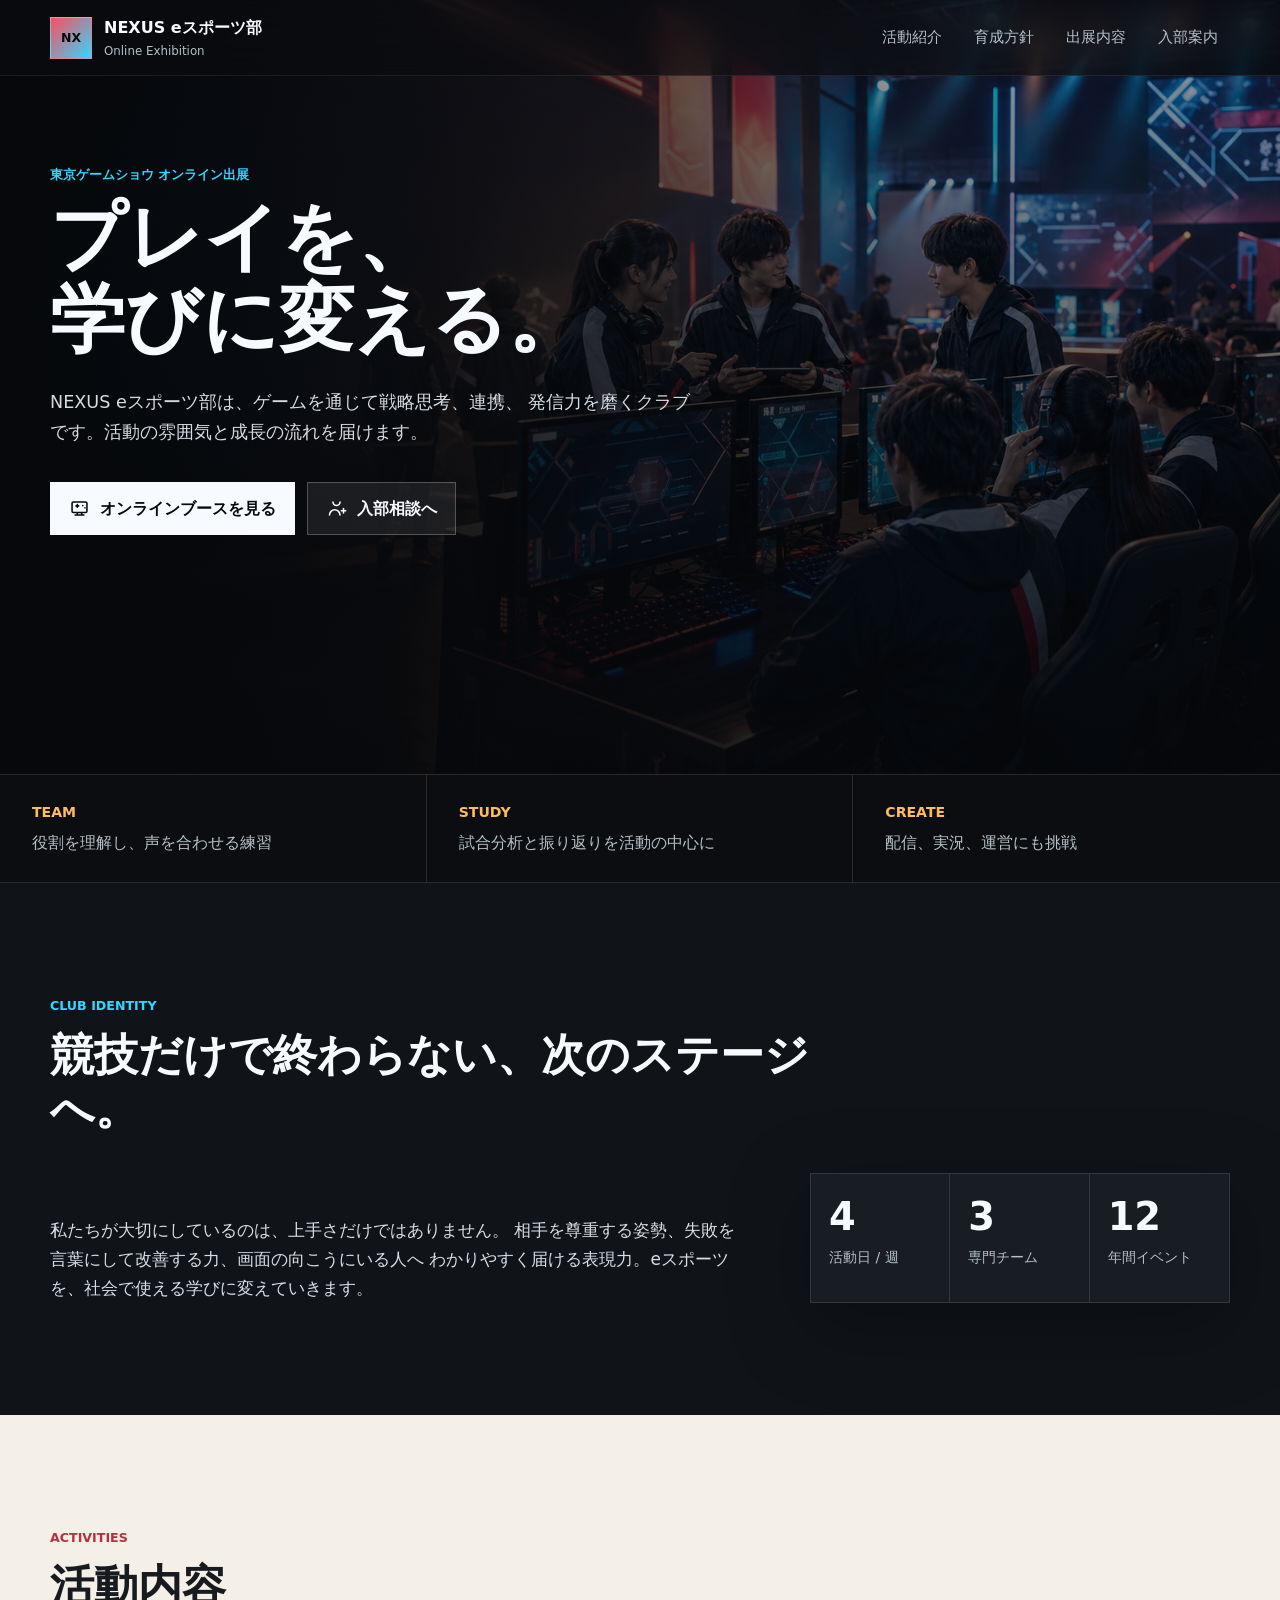
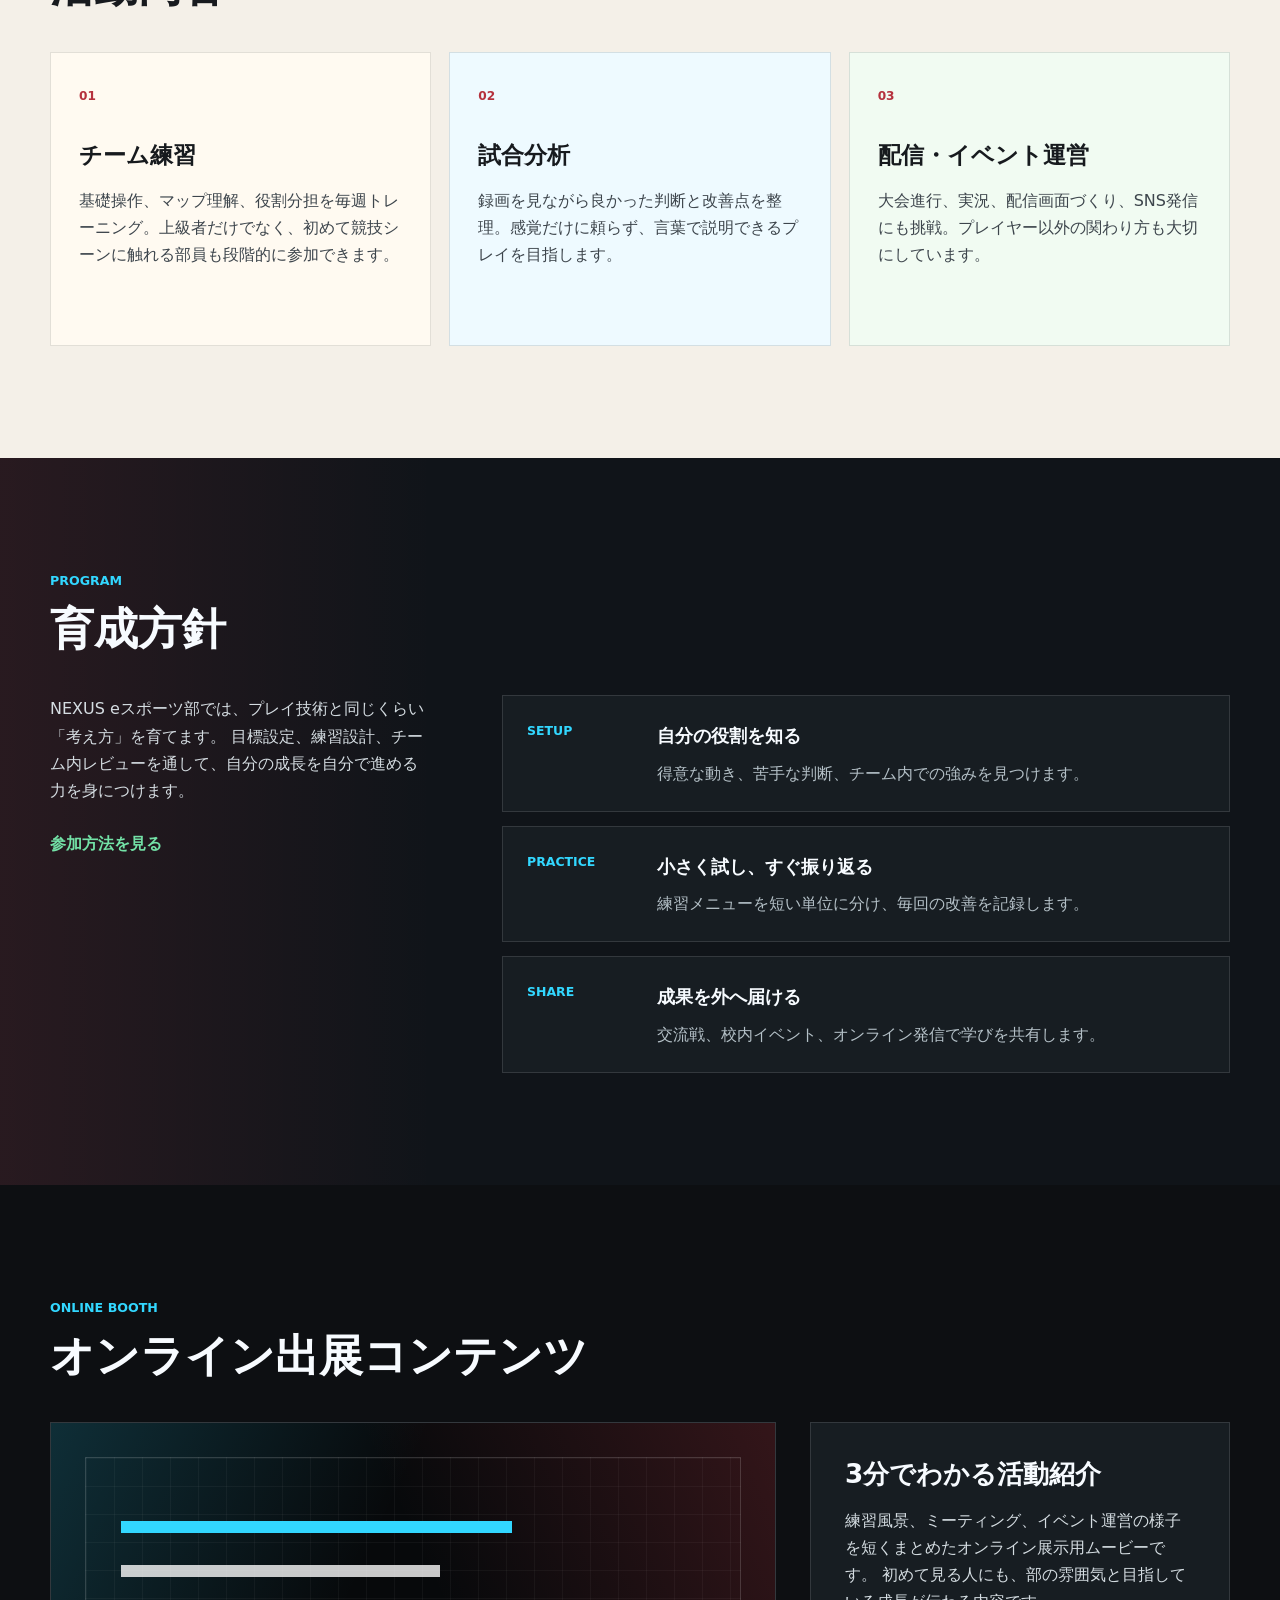
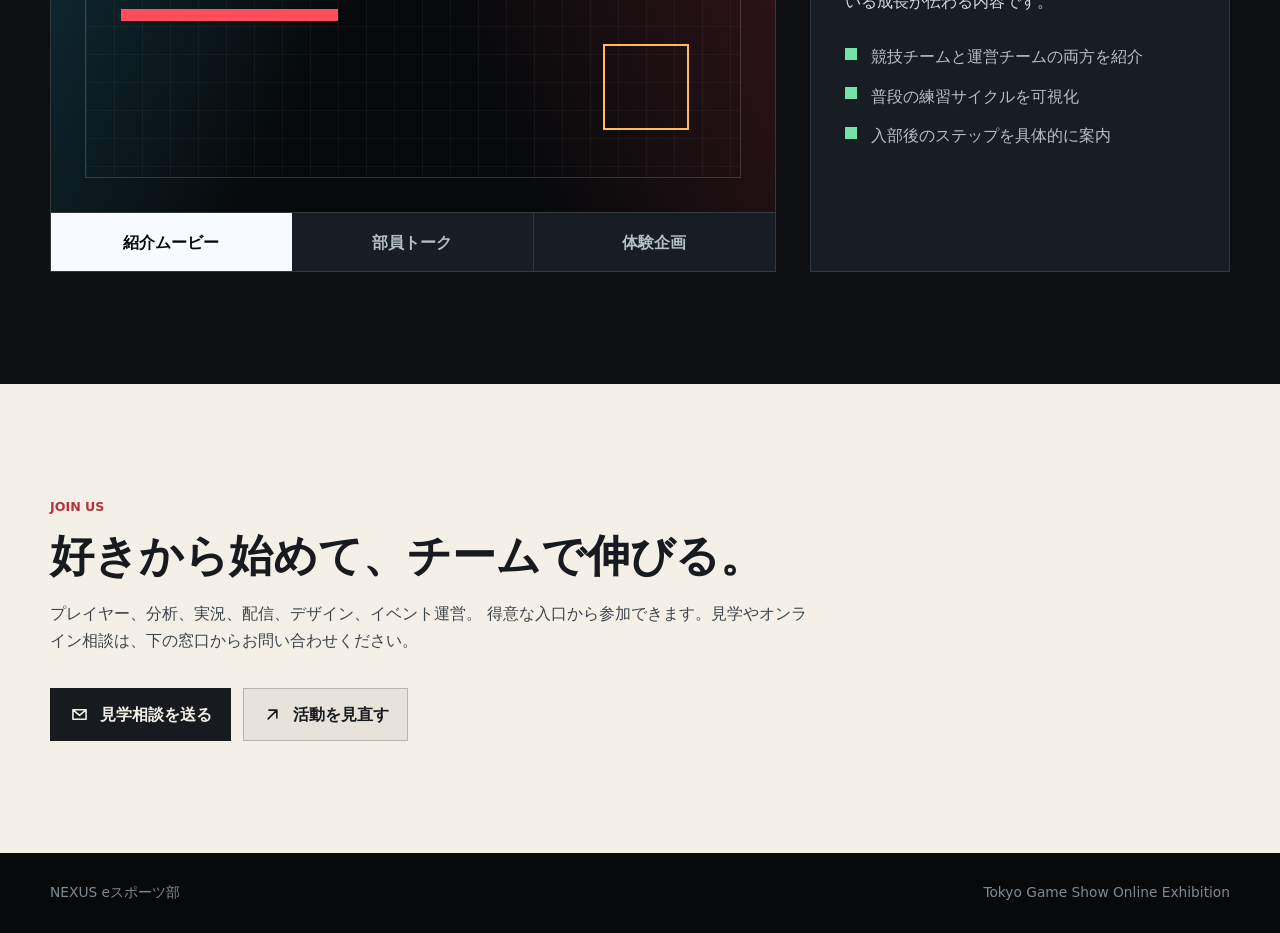
<file: index.html>
<!doctype html>
<html lang="ja">
  <head>
    <meta charset="utf-8">
    <meta name="viewport" content="width=device-width, initial-scale=1">
    <meta name="description" content="東京ゲームショウ オンライン出展向けのNEXUS eスポーツ部紹介ページです。活動内容、育成方針、出展コンテンツ、入部案内を掲載しています。">
    <title>NEXUS eスポーツ部 | 東京ゲームショウ オンライン出展</title>
    <link rel="stylesheet" href="./styles.css">
  </head>
  <body>
    <header class="site-header" data-header>
      <a class="brand" href="#top" aria-label="NEXUS eスポーツ部 トップへ">
        <span class="brand-mark" aria-hidden="true">NX</span>
        <span>
          <span class="brand-name">NEXUS eスポーツ部</span>
          <span class="brand-sub">Online Exhibition</span>
        </span>
      </a>
      <button class="menu-button" type="button" aria-label="メニューを開く" aria-expanded="false" data-menu-button>
        <span></span>
        <span></span>
        <span></span>
      </button>
      <nav class="site-nav" data-nav aria-label="主要メニュー">
        <a href="#activities">活動紹介</a>
        <a href="#program">育成方針</a>
        <a href="#exhibit">出展内容</a>
        <a href="#join">入部案内</a>
      </nav>
    </header>

    <main id="top">
      <section class="hero" aria-labelledby="hero-title">
        <img class="hero-image" src="./esports-hero.png" alt="eスポーツ部員が練習スペースで作戦を確認している様子">
        <div class="hero-shade" aria-hidden="true"></div>
        <div class="hero-content">
          <p class="eyebrow">東京ゲームショウ オンライン出展</p>
          <h1 id="hero-title">
            <span>プレイを、</span>
            <span>学びに変える。</span>
          </h1>
          <p class="hero-copy">
            NEXUS eスポーツ部は、ゲームを通じて戦略思考、連携、
            発信力を磨くクラブです。活動の雰囲気と成長の流れを届けます。
          </p>
          <div class="hero-actions" aria-label="ページ内リンク">
            <a class="button primary" href="#exhibit">
              <span class="button-icon" aria-hidden="true">
                <svg viewBox="0 0 24 24" role="img"><path d="M5 4.5h14a1.5 1.5 0 0 1 1.5 1.5v9A1.5 1.5 0 0 1 19 16.5H5A1.5 1.5 0 0 1 3.5 15V6A1.5 1.5 0 0 1 5 4.5Zm2 15h10M9.5 16.5v3m5-3v3M8 9h3m-1.5-1.5v3m6.25-1.75h.01m2.49 2.5h.01" fill="none" stroke="currentColor" stroke-linecap="round" stroke-linejoin="round" stroke-width="1.8"/></svg>
              </span>
              オンラインブースを見る
            </a>
            <a class="button secondary" href="#join">
              <span class="button-icon" aria-hidden="true">
                <svg viewBox="0 0 24 24" role="img"><path d="M16 4.5a4 4 0 1 1-8 0m8 15a6 6 0 0 0-12 0m16-2.5v-5m-2.5 2.5h5" fill="none" stroke="currentColor" stroke-linecap="round" stroke-linejoin="round" stroke-width="1.8"/></svg>
              </span>
              入部相談へ
            </a>
          </div>
        </div>
      </section>

      <section class="signal-strip" aria-label="部活動の特徴">
        <div>
          <strong>Team</strong>
          <span>役割を理解し、声を合わせる練習</span>
        </div>
        <div>
          <strong>Study</strong>
          <span>試合分析と振り返りを活動の中心に</span>
        </div>
        <div>
          <strong>Create</strong>
          <span>配信、実況、運営にも挑戦</span>
        </div>
      </section>

      <section class="section intro-section" aria-labelledby="intro-title">
        <div class="section-heading">
          <p class="eyebrow">Club Identity</p>
          <h2 id="intro-title">競技だけで終わらない、次のステージへ。</h2>
        </div>
        <div class="intro-grid">
          <p>
            私たちが大切にしているのは、上手さだけではありません。
            相手を尊重する姿勢、失敗を言葉にして改善する力、画面の向こうにいる人へ
            わかりやすく届ける表現力。eスポーツを、社会で使える学びに変えていきます。
          </p>
          <dl class="stat-list" aria-label="活動データ">
            <div>
              <dt data-count="4">0</dt>
              <dd>活動日 / 週</dd>
            </div>
            <div>
              <dt data-count="3">0</dt>
              <dd>専門チーム</dd>
            </div>
            <div>
              <dt data-count="12">0</dt>
              <dd>年間イベント</dd>
            </div>
          </dl>
        </div>
      </section>

      <section class="section band-section" id="activities" aria-labelledby="activities-title">
        <div class="section-heading">
          <p class="eyebrow">Activities</p>
          <h2 id="activities-title">活動内容</h2>
        </div>
        <div class="activity-grid">
          <article class="activity-card reveal">
            <span class="card-number">01</span>
            <h3>チーム練習</h3>
            <p>基礎操作、マップ理解、役割分担を毎週トレーニング。上級者だけでなく、初めて競技シーンに触れる部員も段階的に参加できます。</p>
          </article>
          <article class="activity-card reveal">
            <span class="card-number">02</span>
            <h3>試合分析</h3>
            <p>録画を見ながら良かった判断と改善点を整理。感覚だけに頼らず、言葉で説明できるプレイを目指します。</p>
          </article>
          <article class="activity-card reveal">
            <span class="card-number">03</span>
            <h3>配信・イベント運営</h3>
            <p>大会進行、実況、配信画面づくり、SNS発信にも挑戦。プレイヤー以外の関わり方も大切にしています。</p>
          </article>
        </div>
      </section>

      <section class="section split-section" id="program" aria-labelledby="program-title">
        <div class="section-heading">
          <p class="eyebrow">Program</p>
          <h2 id="program-title">育成方針</h2>
        </div>
        <div class="program-layout">
          <div class="program-copy">
            <p>
              NEXUS eスポーツ部では、プレイ技術と同じくらい「考え方」を育てます。
              目標設定、練習設計、チーム内レビューを通して、自分の成長を自分で進める力を身につけます。
            </p>
            <a class="text-link" href="#join">参加方法を見る</a>
          </div>
          <ol class="timeline">
            <li class="reveal">
              <span>Setup</span>
              <strong>自分の役割を知る</strong>
              <p>得意な動き、苦手な判断、チーム内での強みを見つけます。</p>
            </li>
            <li class="reveal">
              <span>Practice</span>
              <strong>小さく試し、すぐ振り返る</strong>
              <p>練習メニューを短い単位に分け、毎回の改善を記録します。</p>
            </li>
            <li class="reveal">
              <span>Share</span>
              <strong>成果を外へ届ける</strong>
              <p>交流戦、校内イベント、オンライン発信で学びを共有します。</p>
            </li>
          </ol>
        </div>
      </section>

      <section class="section exhibit-section" id="exhibit" aria-labelledby="exhibit-title">
        <div class="section-heading">
          <p class="eyebrow">Online Booth</p>
          <h2 id="exhibit-title">オンライン出展コンテンツ</h2>
        </div>
        <div class="booth-layout">
          <div class="booth-panel">
            <div class="booth-screen" aria-hidden="true">
              <span class="screen-line wide"></span>
              <span class="screen-line"></span>
              <span class="screen-line short"></span>
              <span class="screen-cursor"></span>
            </div>
            <div class="booth-controls" role="list" aria-label="出展コンテンツ一覧">
              <button class="booth-tab is-active" type="button" data-tab="movie" role="listitem">紹介ムービー</button>
              <button class="booth-tab" type="button" data-tab="talk" role="listitem">部員トーク</button>
              <button class="booth-tab" type="button" data-tab="trial" role="listitem">体験企画</button>
            </div>
          </div>
          <div class="booth-detail" aria-live="polite">
            <h3 data-tab-title>3分でわかる活動紹介</h3>
            <p data-tab-text>
              練習風景、ミーティング、イベント運営の様子を短くまとめたオンライン展示用ムービーです。
              初めて見る人にも、部の雰囲気と目指している成長が伝わる内容です。
            </p>
            <ul class="check-list">
              <li>競技チームと運営チームの両方を紹介</li>
              <li>普段の練習サイクルを可視化</li>
              <li>入部後のステップを具体的に案内</li>
            </ul>
          </div>
        </div>
      </section>

      <section class="section join-section" id="join" aria-labelledby="join-title">
        <div class="join-content">
          <p class="eyebrow">Join Us</p>
          <h2 id="join-title">好きから始めて、チームで伸びる。</h2>
          <p>
            プレイヤー、分析、実況、配信、デザイン、イベント運営。
            得意な入口から参加できます。見学やオンライン相談は、下の窓口からお問い合わせください。
          </p>
          <div class="join-actions">
            <a class="button primary light" href="mailto:esports-club@example.jp?subject=NEXUS%20e%E3%82%B9%E3%83%9D%E3%83%BC%E3%83%84%E9%83%A8%E3%81%AE%E8%A6%8B%E5%AD%A6%E7%9B%B8%E8%AB%87">
              <span class="button-icon" aria-hidden="true">
                <svg viewBox="0 0 24 24" role="img"><path d="M4.5 6.5h15v11h-15zM5 7l7 6 7-6" fill="none" stroke="currentColor" stroke-linecap="round" stroke-linejoin="round" stroke-width="1.8"/></svg>
              </span>
              見学相談を送る
            </a>
            <a class="button secondary light" href="#activities">
              <span class="button-icon" aria-hidden="true">
                <svg viewBox="0 0 24 24" role="img"><path d="M7 17 17 7M8 7h9v9" fill="none" stroke="currentColor" stroke-linecap="round" stroke-linejoin="round" stroke-width="1.8"/></svg>
              </span>
              活動を見直す
            </a>
          </div>
        </div>
      </section>
    </main>

    <footer class="site-footer">
      <p>NEXUS eスポーツ部</p>
      <p>Tokyo Game Show Online Exhibition</p>
    </footer>

    <script src="./script.js"></script>
  </body>
</html>
</file>
<file: styles.css>
:root {
  color-scheme: dark;
  --ink: #f7fbff;
  --muted: #b4c0c7;
  --dim: #7e8b94;
  --surface: #101419;
  --surface-2: #171d22;
  --surface-3: #20272d;
  --line: rgba(255, 255, 255, 0.12);
  --cyan: #32d7ff;
  --red: #ff4d5b;
  --amber: #ffbc5e;
  --green: #73e2a7;
  --paper: #f4f0e8;
  --text-dark: #171a1e;
  --shadow: 0 22px 80px rgba(0, 0, 0, 0.34);
}

* {
  box-sizing: border-box;
}

html {
  scroll-behavior: smooth;
}

body {
  margin: 0;
  background: var(--surface);
  color: var(--ink);
  font-family: "Hiragino Sans", "Yu Gothic", "YuGothic", "Noto Sans JP", system-ui, sans-serif;
  line-height: 1.7;
}

body.is-locked {
  overflow: hidden;
}

a {
  color: inherit;
}

img,
svg {
  display: block;
}

.site-header {
  position: fixed;
  top: 0;
  left: 0;
  right: 0;
  z-index: 20;
  display: flex;
  align-items: center;
  justify-content: space-between;
  min-height: 76px;
  padding: 14px max(24px, calc((100vw - 1180px) / 2));
  background: rgba(11, 13, 16, 0.68);
  border-bottom: 1px solid rgba(255, 255, 255, 0.08);
  backdrop-filter: blur(18px);
  transition: background 180ms ease, min-height 180ms ease;
}

.site-header.is-scrolled {
  min-height: 64px;
  background: rgba(11, 13, 16, 0.9);
}

.brand {
  display: inline-flex;
  align-items: center;
  gap: 12px;
  text-decoration: none;
}

.brand-mark {
  display: grid;
  width: 42px;
  height: 42px;
  place-items: center;
  border: 1px solid rgba(255, 255, 255, 0.2);
  background: linear-gradient(135deg, var(--red), var(--cyan));
  color: #07090b;
  font-size: 0.78rem;
  font-weight: 900;
}

.brand-name,
.brand-sub {
  display: block;
}

.brand-name {
  font-weight: 800;
}

.brand-sub {
  color: var(--muted);
  font-size: 0.74rem;
}

.site-nav {
  display: flex;
  align-items: center;
  gap: 8px;
}

.site-nav a {
  min-height: 40px;
  padding: 8px 12px;
  color: var(--muted);
  font-size: 0.91rem;
  text-decoration: none;
  transition: color 160ms ease, background 160ms ease;
}

.site-nav a:hover,
.site-nav a:focus-visible {
  background: rgba(255, 255, 255, 0.08);
  color: var(--ink);
  outline: none;
}

.menu-button {
  display: none;
  width: 44px;
  height: 44px;
  padding: 0;
  place-items: center;
  border: 1px solid var(--line);
  background: rgba(255, 255, 255, 0.06);
  color: var(--ink);
}

.menu-button span {
  display: block;
  width: 18px;
  height: 2px;
  background: currentColor;
}

.hero {
  position: relative;
  min-height: 86svh;
  overflow: hidden;
  isolation: isolate;
}

.hero-image {
  position: absolute;
  inset: 0;
  z-index: -3;
  width: 100%;
  height: 100%;
  object-fit: cover;
  object-position: center;
}

.hero-shade {
  position: absolute;
  inset: 0;
  z-index: -2;
  background:
    linear-gradient(90deg, rgba(6, 8, 11, 0.98) 0%, rgba(6, 8, 11, 0.78) 34%, rgba(6, 8, 11, 0.2) 72%),
    linear-gradient(180deg, rgba(6, 8, 11, 0.2), rgba(6, 8, 11, 0.86));
}

.hero-content {
  width: min(1180px, calc(100% - 48px));
  margin: 0 auto;
  padding-top: 164px;
  padding-bottom: 94px;
}

.eyebrow {
  margin: 0 0 12px;
  color: var(--cyan);
  font-size: 0.79rem;
  font-weight: 800;
  text-transform: uppercase;
}

.hero h1 {
  max-width: 780px;
  margin: 0;
  font-size: 4.7rem;
  line-height: 1.08;
}

.hero h1 span {
  display: block;
  white-space: nowrap;
}

.hero-copy {
  max-width: 650px;
  margin: 28px 0 0;
  color: #d5dde2;
  font-size: 1.1rem;
  overflow-wrap: anywhere;
}

.hero-actions,
.join-actions {
  display: flex;
  flex-wrap: wrap;
  gap: 12px;
  margin-top: 34px;
}

.button {
  display: inline-flex;
  align-items: center;
  justify-content: center;
  min-height: 48px;
  gap: 10px;
  padding: 12px 18px;
  border: 1px solid transparent;
  font-weight: 800;
  text-decoration: none;
  transition: transform 160ms ease, border-color 160ms ease, background 160ms ease;
}

.button:hover,
.button:focus-visible {
  transform: translateY(-2px);
  outline: none;
}

.button.primary {
  background: var(--ink);
  color: #07090b;
}

.button.secondary {
  border-color: rgba(255, 255, 255, 0.24);
  background: rgba(255, 255, 255, 0.08);
  color: var(--ink);
}

.button.light.primary {
  background: var(--text-dark);
  color: var(--paper);
}

.button.light.secondary {
  border-color: rgba(23, 26, 30, 0.22);
  background: rgba(23, 26, 30, 0.06);
  color: var(--text-dark);
}

.button-icon {
  display: inline-grid;
  width: 21px;
  height: 21px;
  place-items: center;
}

.button-icon svg {
  width: 21px;
  height: 21px;
}

.signal-strip {
  display: grid;
  grid-template-columns: repeat(3, 1fr);
  border-top: 1px solid var(--line);
  border-bottom: 1px solid var(--line);
  background: #0b0d10;
}

.signal-strip div {
  min-height: 104px;
  padding: 26px 32px;
  border-right: 1px solid var(--line);
}

.signal-strip div:last-child {
  border-right: 0;
}

.signal-strip strong,
.signal-strip span {
  display: block;
}

.signal-strip strong {
  color: var(--amber);
  font-size: 0.88rem;
  text-transform: uppercase;
}

.signal-strip span {
  margin-top: 4px;
  color: var(--muted);
}

.section {
  padding: 112px max(24px, calc((100vw - 1180px) / 2));
}

.section-heading {
  max-width: 760px;
}

.section-heading h2,
.join-content h2 {
  margin: 0;
  font-size: 2.72rem;
  line-height: 1.24;
}

.intro-section {
  background: var(--surface);
}

.intro-grid {
  display: grid;
  grid-template-columns: minmax(0, 1fr) 420px;
  gap: 54px;
  align-items: end;
  margin-top: 36px;
}

.intro-grid > p {
  max-width: 690px;
  margin: 0;
  color: #d8dee3;
  font-size: 1.06rem;
}

.stat-list {
  display: grid;
  grid-template-columns: repeat(3, 1fr);
  margin: 0;
  border: 1px solid var(--line);
  background: var(--surface-2);
  box-shadow: var(--shadow);
}

.stat-list div {
  min-height: 128px;
  padding: 24px 18px;
  border-right: 1px solid var(--line);
}

.stat-list div:last-child {
  border-right: 0;
}

.stat-list dt {
  color: var(--ink);
  font-size: 2.4rem;
  font-weight: 900;
  line-height: 1;
}

.stat-list dd {
  margin: 10px 0 0;
  color: var(--muted);
  font-size: 0.88rem;
}

.band-section {
  background: var(--paper);
  color: var(--text-dark);
}

.band-section .eyebrow {
  color: #b5313d;
}

.activity-grid {
  display: grid;
  grid-template-columns: repeat(3, 1fr);
  gap: 18px;
  margin-top: 38px;
}

.activity-card {
  min-height: 294px;
  padding: 28px;
  border: 1px solid rgba(23, 26, 30, 0.12);
  background: #fffaf1;
}

.activity-card:nth-child(2) {
  background: #eefaff;
}

.activity-card:nth-child(3) {
  background: #f1fbf2;
}

.card-number {
  color: #b5313d;
  font-size: 0.76rem;
  font-weight: 900;
}

.activity-card h3 {
  margin: 28px 0 12px;
  font-size: 1.42rem;
}

.activity-card p {
  margin: 0;
  color: #3d454c;
  overflow-wrap: anywhere;
}

.split-section {
  background:
    linear-gradient(90deg, rgba(255, 77, 91, 0.1), transparent 34%),
    var(--surface);
}

.program-layout {
  display: grid;
  grid-template-columns: 380px minmax(0, 1fr);
  gap: 72px;
  margin-top: 38px;
}

.program-copy p {
  margin: 0;
  color: #d5dde2;
  overflow-wrap: anywhere;
}

.text-link {
  display: inline-flex;
  margin-top: 26px;
  color: var(--green);
  font-weight: 800;
  text-decoration: none;
}

.text-link:hover,
.text-link:focus-visible {
  text-decoration: underline;
  outline: none;
}

.timeline {
  display: grid;
  gap: 14px;
  margin: 0;
  padding: 0;
  list-style: none;
}

.timeline li {
  display: grid;
  grid-template-columns: 108px minmax(0, 1fr);
  gap: 16px 22px;
  padding: 24px;
  border: 1px solid var(--line);
  background: var(--surface-2);
}

.timeline span {
  color: var(--cyan);
  font-size: 0.78rem;
  font-weight: 900;
  text-transform: uppercase;
}

.timeline strong {
  font-size: 1.15rem;
}

.timeline p {
  grid-column: 2;
  margin: -8px 0 0;
  color: var(--muted);
}

.exhibit-section {
  background: #0d0f12;
}

.booth-layout {
  display: grid;
  grid-template-columns: minmax(0, 1fr) 420px;
  gap: 34px;
  align-items: stretch;
  margin-top: 38px;
}

.booth-panel,
.booth-detail {
  border: 1px solid var(--line);
  background: var(--surface-2);
}

.booth-panel {
  display: grid;
  min-height: 450px;
  grid-template-rows: 1fr auto;
}

.booth-screen {
  position: relative;
  overflow: hidden;
  min-height: 330px;
  background:
    linear-gradient(115deg, rgba(50, 215, 255, 0.18), transparent 42%),
    linear-gradient(245deg, rgba(255, 77, 91, 0.18), transparent 46%),
    #07090b;
}

.booth-screen::before {
  position: absolute;
  inset: 34px;
  content: "";
  border: 1px solid rgba(255, 255, 255, 0.16);
  background:
    linear-gradient(rgba(255, 255, 255, 0.04) 1px, transparent 1px),
    linear-gradient(90deg, rgba(255, 255, 255, 0.04) 1px, transparent 1px);
  background-size: 28px 28px;
}

.screen-line {
  position: absolute;
  left: 70px;
  display: block;
  width: 44%;
  height: 12px;
  background: rgba(255, 255, 255, 0.78);
}

.screen-line.wide {
  top: 98px;
  width: 54%;
  background: var(--cyan);
}

.screen-line:not(.wide):not(.short) {
  top: 142px;
}

.screen-line.short {
  top: 186px;
  width: 30%;
  background: var(--red);
}

.screen-cursor {
  position: absolute;
  right: 86px;
  bottom: 82px;
  width: 86px;
  height: 86px;
  border: 2px solid var(--amber);
  animation: pulse 1600ms ease-in-out infinite;
}

.booth-controls {
  display: grid;
  grid-template-columns: repeat(3, 1fr);
  border-top: 1px solid var(--line);
}

.booth-tab {
  min-height: 58px;
  padding: 12px;
  border: 0;
  border-right: 1px solid var(--line);
  background: transparent;
  color: var(--muted);
  font: inherit;
  font-weight: 800;
  cursor: pointer;
}

.booth-tab:last-child {
  border-right: 0;
}

.booth-tab.is-active,
.booth-tab:hover,
.booth-tab:focus-visible {
  background: var(--ink);
  color: #07090b;
  outline: none;
}

.booth-detail {
  padding: 34px;
}

.booth-detail h3 {
  margin: 0 0 14px;
  font-size: 1.64rem;
  line-height: 1.35;
}

.booth-detail p {
  margin: 0;
  color: #d5dde2;
  overflow-wrap: anywhere;
}

.check-list {
  display: grid;
  gap: 12px;
  margin: 28px 0 0;
  padding: 0;
  list-style: none;
}

.check-list li {
  position: relative;
  padding-left: 26px;
  color: var(--muted);
}

.check-list li::before {
  position: absolute;
  top: 0.68em;
  left: 0;
  width: 12px;
  height: 12px;
  background: var(--green);
  content: "";
  transform: translateY(-50%);
}

.join-section {
  background: var(--paper);
  color: var(--text-dark);
}

.join-content {
  width: min(860px, 100%);
}

.join-content .eyebrow {
  color: #b5313d;
}

.join-content p {
  max-width: 760px;
  color: #3d454c;
  overflow-wrap: anywhere;
}

.site-footer {
  display: flex;
  justify-content: space-between;
  gap: 20px;
  padding: 28px max(24px, calc((100vw - 1180px) / 2));
  background: #07090b;
  color: var(--dim);
  font-size: 0.86rem;
}

.site-footer p {
  margin: 0;
}

.reveal {
  opacity: 0;
  transform: translateY(20px);
  transition: opacity 520ms ease, transform 520ms ease;
}

.reveal.is-visible {
  opacity: 1;
  transform: translateY(0);
}

@keyframes pulse {
  0%,
  100% {
    opacity: 0.42;
    transform: scale(1);
  }

  50% {
    opacity: 1;
    transform: scale(1.08);
  }
}

@media (prefers-reduced-motion: reduce) {
  html {
    scroll-behavior: auto;
  }

  *,
  *::before,
  *::after {
    animation-duration: 1ms !important;
    animation-iteration-count: 1 !important;
    scroll-behavior: auto !important;
    transition-duration: 1ms !important;
  }
}

@media (max-width: 980px) {
  .site-header {
    padding-inline: 20px;
  }

  .menu-button {
    display: grid;
    gap: 4px;
  }

  .site-nav {
    position: fixed;
    inset: 76px 16px auto;
    display: none;
    grid-template-columns: 1fr;
    padding: 10px;
    border: 1px solid var(--line);
    background: rgba(11, 13, 16, 0.96);
    box-shadow: var(--shadow);
  }

  .site-nav.is-open {
    display: grid;
  }

  .site-nav a {
    min-height: 48px;
    padding: 11px 14px;
  }

  .hero h1 {
    font-size: 3.1rem;
  }

  .intro-grid,
  .program-layout,
  .booth-layout {
    grid-template-columns: 1fr;
  }

  .activity-grid {
    grid-template-columns: 1fr;
  }

  .program-layout {
    gap: 36px;
  }

  .booth-detail {
    padding: 26px;
  }
}

@media (max-width: 720px) {
  .brand-sub {
    display: none;
  }

  .hero {
    min-height: 88svh;
  }

  .hero-image {
    object-position: 62% center;
  }

  .hero-shade {
    background:
      linear-gradient(90deg, rgba(6, 8, 11, 0.96), rgba(6, 8, 11, 0.58)),
      linear-gradient(180deg, rgba(6, 8, 11, 0.28), rgba(6, 8, 11, 0.9));
  }

  .hero-content {
    width: calc(100% - 36px);
    max-width: 1180px;
    padding-top: 136px;
    padding-bottom: 72px;
  }

  .hero h1 {
    font-size: 2.46rem;
    line-height: 1.15;
  }

  .hero-copy {
    font-size: 1rem;
  }

  .button {
    width: 100%;
  }

  .signal-strip {
    grid-template-columns: 1fr;
  }

  .signal-strip div {
    min-height: 92px;
    border-right: 0;
    border-bottom: 1px solid var(--line);
  }

  .signal-strip div:last-child {
    border-bottom: 0;
  }

  .section {
    padding: 72px 18px;
  }

  .section-heading h2,
  .join-content h2 {
    font-size: 2rem;
  }

  .stat-list,
  .booth-controls {
    grid-template-columns: 1fr;
  }

  .stat-list div {
    min-height: 106px;
    border-right: 0;
    border-bottom: 1px solid var(--line);
  }

  .stat-list div:last-child {
    border-bottom: 0;
  }

  .timeline li {
    grid-template-columns: 1fr;
  }

  .timeline p {
    grid-column: auto;
    margin-top: 0;
  }

  .booth-panel {
    min-height: 390px;
  }

  .booth-screen {
    min-height: 250px;
  }

  .screen-line {
    left: 36px;
  }

  .screen-cursor {
    right: 42px;
    bottom: 54px;
  }

  .booth-tab {
    border-right: 0;
    border-bottom: 1px solid var(--line);
  }

  .booth-tab:last-child {
    border-bottom: 0;
  }

  .site-footer {
    display: grid;
  }
}

@media (max-width: 420px) {
  .brand-name {
    font-size: 0.92rem;
  }

  .hero-content {
    width: 354px;
    max-width: calc(100% - 36px);
    margin-right: 18px;
    margin-left: 18px;
  }

  .hero h1 {
    font-size: 2.16rem;
  }

  .hero-actions {
    gap: 10px;
  }
}
</file>
